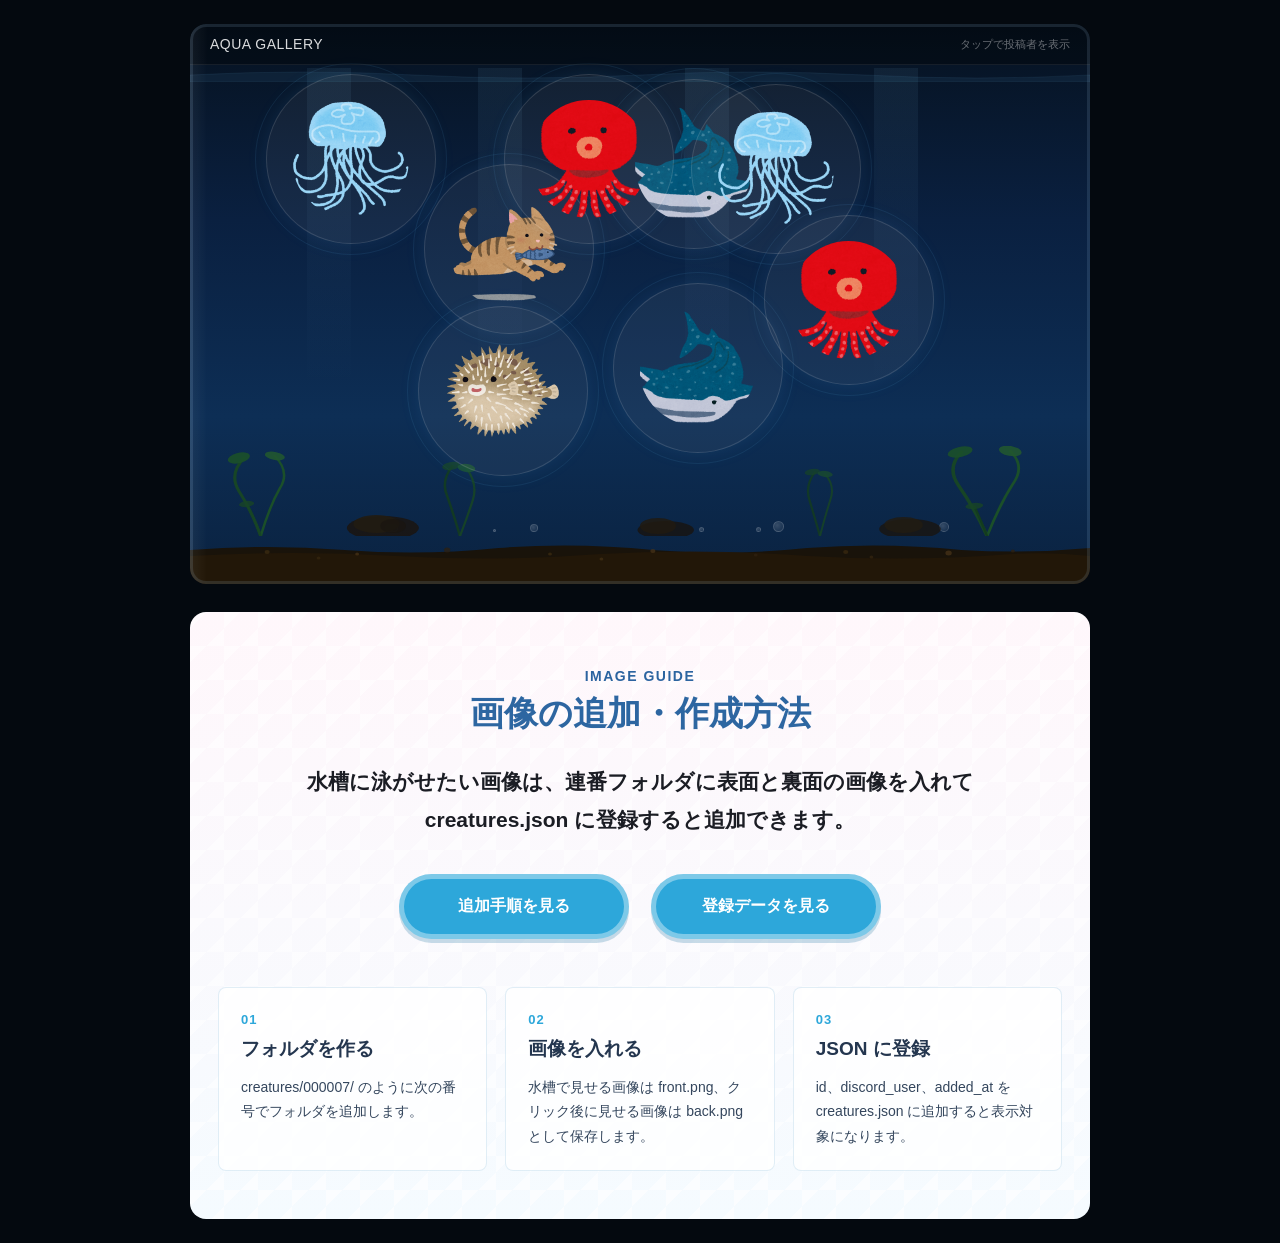
<file: index.html>
<!DOCTYPE html>
<html lang="ja">
<head>
  <meta charset="UTF-8" />
  <meta name="viewport" content="width=device-width, initial-scale=1.0" />
  <title>AQUA GALLERY</title>

  <!-- スタイルシート -->
  <link rel="stylesheet" href="./css/base.css" />
  <link rel="stylesheet" href="./css/tank.css" />
  <link rel="stylesheet" href="./css/card.css" />
  <link rel="stylesheet" href="./css/guide.css" />
</head>
<body>

  <!-- 水槽本体 -->
  <div id="tank">

    <!-- ヘッダー -->
    <div id="tank-header">
      <span class="site-title">AQUA GALLERY</span>
      <span class="hint-text">タップで投稿者を表示</span>
    </div>

    <!-- 光の筋 -->
    <div class="ray" style="left:13%; --ra:-6deg; --ro:1;    animation-duration:7s;"></div>
    <div class="ray" style="left:32%; --ra:2deg;  --ro:0.65; animation-duration:9s;  animation-delay:-3s;"></div>
    <div class="ray" style="left:55%; --ra:-3deg; --ro:0.8;  animation-duration:8s;  animation-delay:-1.5s;"></div>
    <div class="ray" style="left:76%; --ra:4deg;  --ro:0.55; animation-duration:11s; animation-delay:-5s;"></div>

    <!-- 水面 -->
    <div id="surface">
      <svg width="100%" height="14" viewBox="0 0 700 14" preserveAspectRatio="none">
        <path
          d="M0 7 Q87 1 175 7 Q262 13 350 7 Q437 1 525 7 Q612 13 700 7 L700 14 L0 14Z"
          fill="rgba(100,190,255,0.07)"
          stroke="rgba(140,210,255,0.12)"
          stroke-width="0.5"
        />
      </svg>
    </div>

    <!-- ローディング / エラー表示 -->
    <div id="loading">読み込み中...</div>
    <div id="error" class="hidden">データの読み込みに失敗しました</div>

    <!-- 底砂 -->
    <svg id="sand" width="100%" height="52" viewBox="0 0 700 52" preserveAspectRatio="none">
      <path d="M0 18 Q60 12 120 18 Q180 24 240 16 Q300 10 360 18 Q420 24 480 16 Q540 10 600 18 Q650 22 700 16 L700 52 L0 52Z"
        fill="#1a1208" opacity="0.95"/>
      <path d="M0 24 Q80 18 160 24 Q240 30 320 22 Q400 16 480 24 Q560 30 640 22 Q670 20 700 24 L700 52 L0 52Z"
        fill="#241808" opacity="0.9"/>
      <circle cx="60"  cy="20" r="2"   fill="#3a2a10" opacity="0.8"/>
      <circle cx="130" cy="22" r="1.5" fill="#4a3518" opacity="0.7"/>
      <circle cx="200" cy="18" r="2.5" fill="#2e2010" opacity="0.75"/>
      <circle cx="280" cy="22" r="1.5" fill="#3a2a10" opacity="0.8"/>
      <circle cx="360" cy="19" r="2"   fill="#4a3518" opacity="0.7"/>
      <circle cx="440" cy="23" r="1.5" fill="#2e2010" opacity="0.8"/>
      <circle cx="510" cy="20" r="2"   fill="#3a2a10" opacity="0.75"/>
      <circle cx="590" cy="21" r="2.5" fill="#4a3518" opacity="0.7"/>
      <circle cx="640" cy="19" r="1.5" fill="#2e2010" opacity="0.8"/>
      <circle cx="100" cy="26" r="1.5" fill="#3a2a10" opacity="0.6"/>
      <circle cx="320" cy="27" r="1.5" fill="#4a3518" opacity="0.6"/>
      <circle cx="530" cy="25" r="1.5" fill="#3a2a10" opacity="0.6"/>
    </svg>

    <!-- 水草・岩 -->
    <svg id="plants" height="90" viewBox="0 0 700 90" preserveAspectRatio="none">
      <!-- 左の水草 -->
      <g opacity="0.85">
        <path d="M55 90 Q48 65 38 45 Q30 28 42 12" fill="none" stroke="#1a4a20" stroke-width="2.5" stroke-linecap="round"/>
        <path d="M55 90 Q62 60 70 42 Q78 26 66 10" fill="none" stroke="#1e5624" stroke-width="2"   stroke-linecap="round"/>
        <path d="M55 90 Q50 72 44 58"               fill="none" stroke="#1a4a20" stroke-width="1.8" stroke-linecap="round"/>
        <ellipse cx="38" cy="12" rx="9" ry="5" fill="#1e5624" transform="rotate(-20,38,12)" opacity="0.9"/>
        <ellipse cx="66" cy="10" rx="8" ry="4" fill="#265e2a" transform="rotate(15,66,10)"  opacity="0.9"/>
        <ellipse cx="44" cy="58" rx="6" ry="3" fill="#1a4a20" transform="rotate(-10,44,58)" opacity="0.8"/>
      </g>
      <!-- 中央左の水草 -->
      <g opacity="0.75">
        <path d="M210 90 Q205 68 200 50 Q195 35 204 20" fill="none" stroke="#154018" stroke-width="2"   stroke-linecap="round"/>
        <path d="M210 90 Q216 70 220 54 Q224 38 215 22" fill="none" stroke="#1a4a1e" stroke-width="1.8" stroke-linecap="round"/>
        <ellipse cx="203" cy="20" rx="7" ry="4" fill="#1a4a1e" transform="rotate(-15,203,20)" opacity="0.85"/>
        <ellipse cx="215" cy="22" rx="7" ry="4" fill="#206028" transform="rotate(12,215,22)"  opacity="0.85"/>
      </g>
      <!-- 右の水草 -->
      <g opacity="0.85">
        <path d="M620 90 Q610 62 598 40 Q588 22 600 6" fill="none" stroke="#1a4a20" stroke-width="2.8" stroke-linecap="round"/>
        <path d="M620 90 Q630 58 640 38 Q650 20 638 5" fill="none" stroke="#1e5624" stroke-width="2.2" stroke-linecap="round"/>
        <path d="M620 90 Q615 74 610 60"               fill="none" stroke="#154018" stroke-width="1.8" stroke-linecap="round"/>
        <ellipse cx="599" cy="6"  rx="10" ry="5" fill="#1e5624" transform="rotate(-18,599,6)"  opacity="0.9"/>
        <ellipse cx="638" cy="5"  rx="9"  ry="5" fill="#265e2a" transform="rotate(14,638,5)"   opacity="0.9"/>
        <ellipse cx="610" cy="60" rx="7"  ry="3" fill="#1a4a20" transform="rotate(-8,610,60)"  opacity="0.8"/>
      </g>
      <!-- 右寄りの細い草 -->
      <g opacity="0.7">
        <path d="M490 90 Q486 72 482 55 Q478 40 486 26" fill="none" stroke="#154018" stroke-width="1.8" stroke-linecap="round"/>
        <path d="M490 90 Q494 70 498 54 Q502 40 494 28" fill="none" stroke="#1a4a1e" stroke-width="1.6" stroke-linecap="round"/>
        <ellipse cx="484" cy="26" rx="6" ry="3" fill="#1a4a1e" transform="rotate(-12,484,26)" opacity="0.85"/>
        <ellipse cx="494" cy="28" rx="6" ry="3" fill="#1e5624" transform="rotate(10,494,28)"  opacity="0.85"/>
      </g>
      <!-- 岩 -->
      <ellipse cx="150" cy="82" rx="28" ry="12" fill="#1a1510" opacity="0.85"/>
      <ellipse cx="145" cy="78" rx="18" ry="9"  fill="#221c12" opacity="0.9"/>
      <ellipse cx="158" cy="80" rx="10" ry="7"  fill="#1a1510" opacity="0.75"/>
      <ellipse cx="370" cy="84" rx="22" ry="9"  fill="#181310" opacity="0.8"/>
      <ellipse cx="364" cy="80" rx="14" ry="8"  fill="#201a11" opacity="0.85"/>
      <ellipse cx="560" cy="83" rx="24" ry="10" fill="#1a1510" opacity="0.8"/>
      <ellipse cx="555" cy="79" rx="15" ry="8"  fill="#221c12" opacity="0.85"/>
    </svg>

  </div><!-- /#tank -->

  <section class="image-guide" aria-labelledby="image-guide-title">
    <div class="guide-shell">
      <p class="guide-label">IMAGE GUIDE</p>
      <h1 id="image-guide-title">画像の追加・作成方法</h1>
      <p class="guide-lead">
        水槽に泳がせたい画像は、連番フォルダに表面と裏面の画像を入れて
        creatures.json に登録すると追加できます。
      </p>

      <div class="guide-actions" aria-label="参考リンク">
        <a class="guide-button" href="./guide.html">追加手順を見る</a>
        <a class="guide-button" href="./catalog.html">登録データを見る</a>
      </div>

      <div class="guide-grid">
        <article class="guide-card">
          <span class="guide-step">01</span>
          <h2>フォルダを作る</h2>
          <p>creatures/000007/ のように次の番号でフォルダを追加します。</p>
        </article>
        <article class="guide-card">
          <span class="guide-step">02</span>
          <h2>画像を入れる</h2>
          <p>水槽で見せる画像は front.png、クリック後に見せる画像は back.png として保存します。</p>
        </article>
        <article class="guide-card">
          <span class="guide-step">03</span>
          <h2>JSON に登録</h2>
          <p>id、discord_user、added_at を creatures.json に追加すると表示対象になります。</p>
        </article>
      </div>
    </div>
  </section>

  <!-- JS：設定 → データ → カード → アニメーションの順に読み込む -->
  <script src="./js/config.js"></script>
  <script src="./js/loader.js"></script>
  <script src="./js/card.js"></script>
  <script src="./js/tank.js"></script>
  <script>
    (async () => {
      const tank    = document.getElementById('tank');
      const loading = document.getElementById('loading');
      const error   = document.getElementById('error');

      try {
        // データ読み込み
        const catalog = await loadCreatureCatalog();
        const creatures = createSwimmingCreatures(catalog.slice(0, CONFIG.DISPLAY_LIMIT));

        // ローディング非表示
        loading.classList.add('hidden');

        // カード生成 → アニメーション開始
        const cards = createAllCards(creatures, tank);
        initTank(cards, tank);

      } catch (e) {
        console.error(e);
        loading.classList.add('hidden');
        error.classList.remove('hidden');
      }
    })();
  </script>

</body>
</html>
</file>
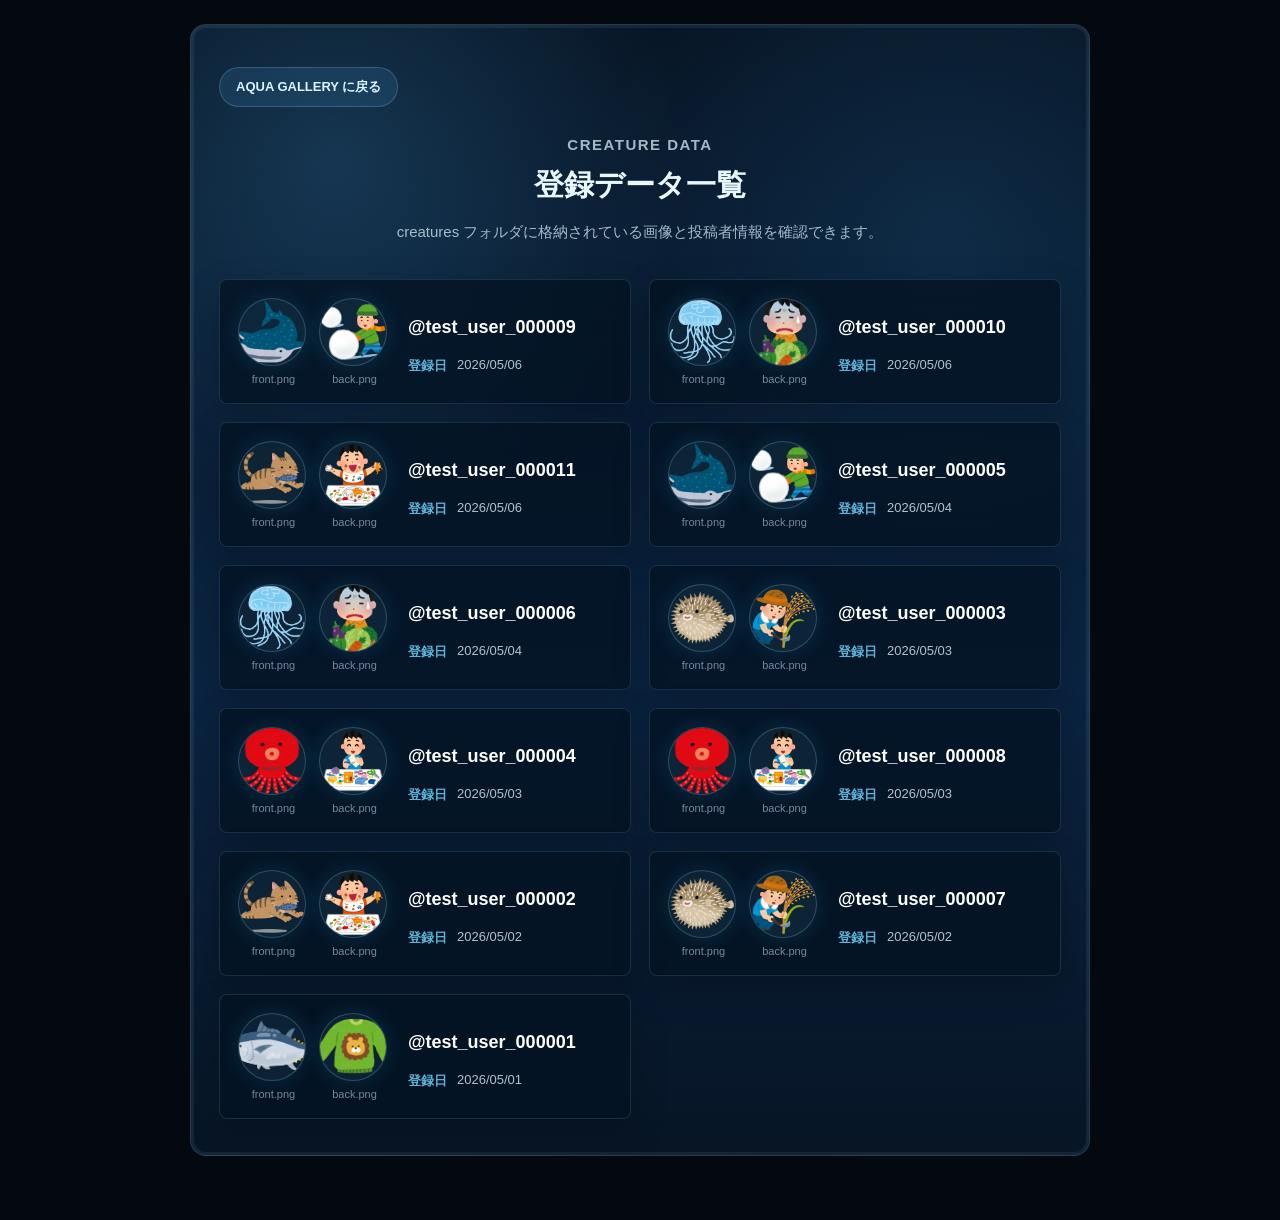
<file: catalog.html>
<!DOCTYPE html>
<html lang="ja">
<head>
  <meta charset="UTF-8" />
  <meta name="viewport" content="width=device-width, initial-scale=1.0" />
  <title>登録データ一覧 | AQUA GALLERY</title>

  <link rel="stylesheet" href="./css/base.css" />
  <link rel="stylesheet" href="./css/guide.css" />
</head>
<body class="catalog-page">

  <main class="catalog-page-main">
    <section id="creature-catalog" class="creature-catalog" aria-labelledby="creature-catalog-title">
      <div class="catalog-shell">
        <a class="catalog-back-link" href="./index.html">AQUA GALLERY に戻る</a>
        <div class="catalog-heading">
          <p class="catalog-label">CREATURE DATA</p>
          <h1 id="creature-catalog-title">登録データ一覧</h1>
          <p>creatures フォルダに格納されている画像と投稿者情報を確認できます。</p>
        </div>
        <div id="catalog-list" class="catalog-list" aria-live="polite">
          <p class="catalog-loading">登録データを読み込み中...</p>
        </div>
      </div>
    </section>
  </main>

  <script src="./js/config.js"></script>
  <script src="./js/loader.js"></script>
  <script src="./js/catalog.js"></script>
  <script>
    (async () => {
      const list = document.getElementById('catalog-list');

      try {
        const catalog = await loadCreatureCatalog();
        renderCreatureCatalog(catalog, list);
      } catch (e) {
        console.error(e);
        list.replaceChildren();
        const error = document.createElement('p');
        error.className = 'catalog-loading';
        error.textContent = '登録データの読み込みに失敗しました';
        list.appendChild(error);
      }
    })();
  </script>

</body>
</html>
</file>
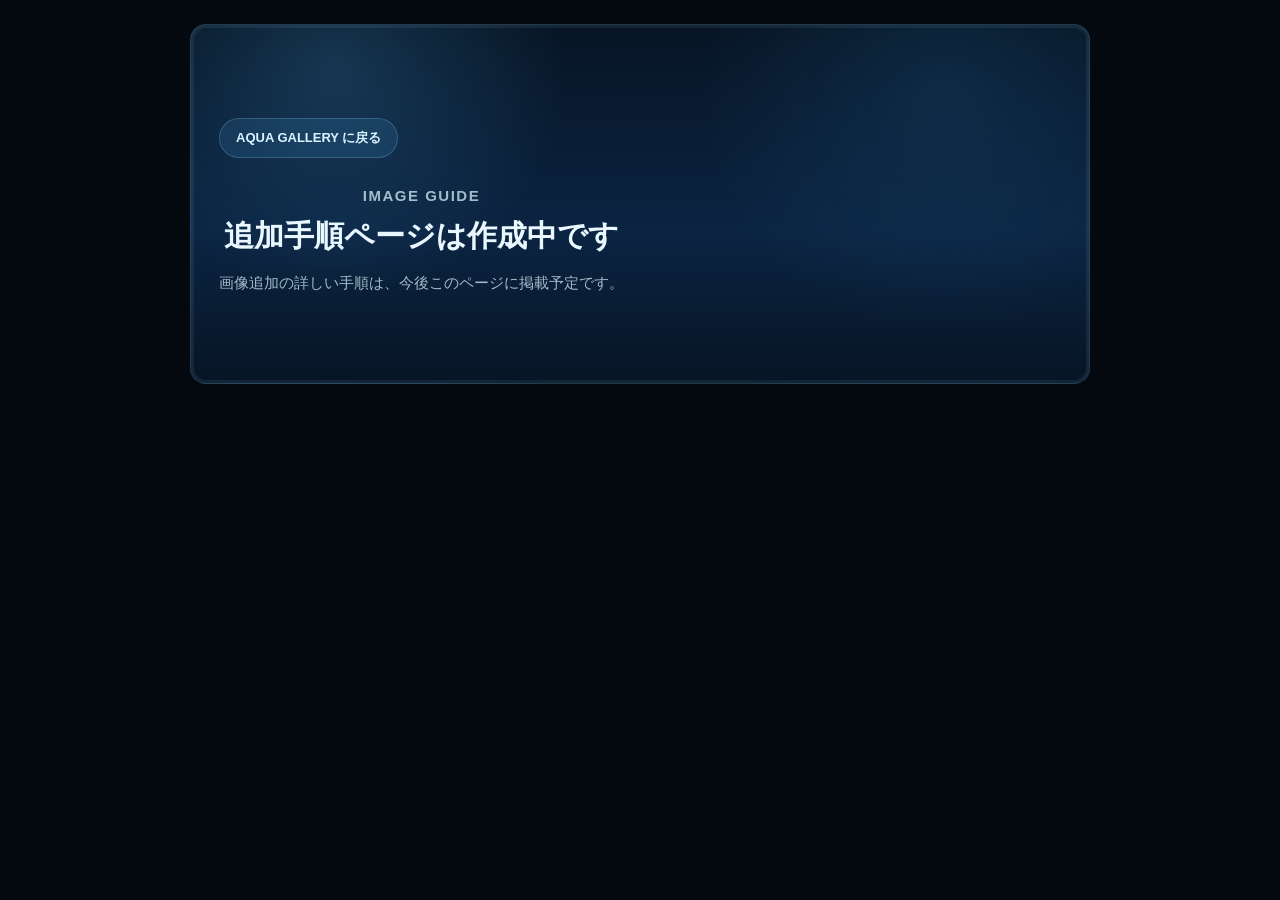
<file: guide.html>
<!DOCTYPE html>
<html lang="ja">
<head>
  <meta charset="UTF-8" />
  <meta name="viewport" content="width=device-width, initial-scale=1.0" />
  <title>追加手順 | AQUA GALLERY</title>

  <link rel="stylesheet" href="./css/base.css" />
  <link rel="stylesheet" href="./css/guide.css" />
</head>
<body class="catalog-page">

  <main class="catalog-page-main">
    <section class="creature-catalog guide-placeholder" aria-labelledby="guide-placeholder-title">
      <div class="catalog-shell">
        <a class="catalog-back-link" href="./index.html">AQUA GALLERY に戻る</a>
        <div class="catalog-heading">
          <p class="catalog-label">IMAGE GUIDE</p>
          <h1 id="guide-placeholder-title">追加手順ページは作成中です</h1>
          <p>画像追加の詳しい手順は、今後このページに掲載予定です。</p>
        </div>
      </div>
    </section>
  </main>

</body>
</html>
</file>
<file: css/base.css>
/*
 * base.css
 * リセットと共通のベーススタイルを定義します。
 */

*, *::before, *::after {
  box-sizing: border-box;
  margin: 0;
  padding: 0;
}

html, body {
  min-height: 100%;
}

body {
  font-family: -apple-system, BlinkMacSystemFont, 'Segoe UI', sans-serif;
  background: #04090f;
  color: #fff;
  width: 100%;
  min-height: 100vh;
  display: flex;
  flex-direction: column;
  align-items: center;
  justify-content: flex-start;
  padding: 24px 16px;
  overflow-x: hidden;
}

/* ローディング表示 */
#loading {
  position: absolute;
  inset: 0;
  display: flex;
  align-items: center;
  justify-content: center;
  font-size: 13px;
  color: rgba(255, 255, 255, 0.35);
  z-index: 50;
  pointer-events: none;
}

#loading.hidden {
  display: none;
}

/* エラー表示 */
#error {
  position: absolute;
  inset: 0;
  display: flex;
  align-items: center;
  justify-content: center;
  font-size: 13px;
  color: rgba(255, 100, 100, 0.7);
  z-index: 50;
  pointer-events: none;
}

#error.hidden {
  display: none;
}
</file>
<file: css/tank.css>
/*
 * tank.css
 * 水槽本体・背景・光の筋・水面・気泡・砂利・水草のスタイルを定義します。
 */

/* ── 水槽コンテナ ─────────────────────────────────── */
#tank {
  width: min(100%, 900px);
  max-width: calc(100vw - 32px);
  height: 560px;
  min-height: 560px;
  flex: 0 0 auto;
  background: linear-gradient(
    180deg,
    #061220 0%,
    #0a2040 35%,
    #0d2e55 70%,
    #0a2240 100%
  );
  border-radius: 16px;
  position: relative;
  overflow: hidden;
}

@media (max-width: 720px) {
  #tank {
    height: min(110vw, 68vh, 480px);
    height: min(110vw, 68svh, 480px);
    min-height: 340px;
  }
}

/* ガラス枠 */
#tank::before {
  content: '';
  position: absolute;
  inset: 0;
  border-radius: 16px;
  border: 3px solid rgba(180, 220, 255, 0.12);
  pointer-events: none;
  z-index: 30;
}

/* ガラス左端の反射 */
#tank::after {
  content: '';
  position: absolute;
  top: 0;
  left: 0;
  width: 18px;
  height: 100%;
  background: linear-gradient(90deg, rgba(255, 255, 255, 0.06) 0%, transparent 100%);
  border-radius: 16px 0 0 16px;
  pointer-events: none;
  z-index: 30;
}

/* ── ヘッダー ────────────────────────────────────── */
#tank-header {
  position: absolute;
  top: 0;
  left: 0;
  right: 0;
  padding: 12px 20px;
  display: flex;
  align-items: center;
  justify-content: space-between;
  background: rgba(0, 0, 0, 0.35);
  border-bottom: 0.5px solid rgba(255, 255, 255, 0.07);
  z-index: 20;
}

.site-title {
  font-size: 14px;
  font-weight: 500;
  color: rgba(255, 255, 255, 0.85);
  letter-spacing: 0.5px;
}

.hint-text {
  font-size: 11px;
  color: rgba(255, 255, 255, 0.4);
}

/* ── 光の筋 ──────────────────────────────────────── */
.ray {
  position: absolute;
  top: 44px;
  width: 44px;
  height: 320px;
  background: linear-gradient(180deg, rgba(140, 210, 255, 0.07) 0%, transparent 100%);
  transform-origin: top center;
  pointer-events: none;
  animation: rayWave ease-in-out infinite;
}

@keyframes rayWave {
  0%, 100% {
    transform: rotate(var(--ra)) skewX(0deg);
    opacity: var(--ro);
  }
  50% {
    transform: rotate(calc(var(--ra) + 2deg)) skewX(1deg);
    opacity: calc(var(--ro) * 0.6);
  }
}

/* ── 水面 ────────────────────────────────────────── */
#surface {
  position: absolute;
  top: 44px;
  left: 0;
  right: 0;
  height: 14px;
  overflow: hidden;
  pointer-events: none;
  z-index: 8;
}

/* ── 気泡 ────────────────────────────────────────── */
.bubble {
  position: absolute;
  border-radius: 50%;
  background: radial-gradient(
    circle at 35% 35%,
    rgba(255, 255, 255, 0.18),
    rgba(255, 255, 255, 0.03)
  );
  border: 0.5px solid rgba(255, 255, 255, 0.15);
  animation: bubbleRise linear infinite;
  pointer-events: none;
}

@keyframes bubbleRise {
  0%   { transform: translateX(0px)  translateY(0);      opacity: 0.7; }
  25%  { transform: translateX(5px)  translateY(-130px); }
  50%  { transform: translateX(-4px) translateY(-270px); opacity: 0.5; }
  75%  { transform: translateX(6px)  translateY(-400px); }
  100% { transform: translateX(-3px) translateY(-520px); opacity: 0;   }
}

/* ── 砂利レイヤー ─────────────────────────────────── */
#sand {
  position: absolute;
  bottom: 0;
  left: 0;
  right: 0;
  height: 52px;
  pointer-events: none;
  z-index: 6;
}

/* ── 水草・岩レイヤー ────────────────────────────── */
#plants {
  position: absolute;
  bottom: 48px;
  left: 0;
  right: 0;
  width: 100%;
  pointer-events: none;
  z-index: 7;
}
</file>
<file: css/card.css>
/*
 * card.css
 * 生き物カード（表裏フリップ）のスタイルを定義します。
 */

/* ── カードラッパー（位置はJS側でセット） ─────────── */
.card-wrap {
  position: absolute;
  cursor: pointer;
  z-index: 10;
  perspective: 600px;
}

/* ── カード本体（3D回転する） ──────────────────────── */
.card-inner {
  width: 100%;
  height: 100%;
  position: relative;
  transform-style: preserve-3d;
  transition: transform 0.7s cubic-bezier(0.4, 0, 0.2, 1);
  border-radius: 50%;
}

/* フリップ時に180度回転 */
.card-wrap.flipped .card-inner {
  transform: rotateY(180deg);
}

/* ── 表・裏 共通 ────────────────────────────────────── */
.card-face {
  position: absolute;
  inset: 0;
  border-radius: 50%;
  backface-visibility: hidden;
  -webkit-backface-visibility: hidden;
  display: flex;
  align-items: center;
  justify-content: center;
  overflow: hidden;
  border: 1.5px solid rgba(255, 255, 255, 0.13);
}

/* ── 表面 ───────────────────────────────────────────── */
.card-front {
  background: rgba(255, 255, 255, 0.05);
  box-shadow: 0 0 20px rgba(80, 180, 255, 0.1);
}

.card-wrap:hover .card-front {
  border-color: rgba(120, 220, 255, 0.4);
  box-shadow: 0 0 30px rgba(80, 180, 255, 0.28);
}

/* ── 裏面 ───────────────────────────────────────────── */
.card-back {
  background: rgba(8, 22, 48, 0.92);
  border-color: rgba(100, 200, 255, 0.3);
  box-shadow: 0 0 24px rgba(80, 180, 255, 0.2);
  transform: rotateY(180deg);
  flex-direction: column;
  gap: 6px;
  padding: 10px;
}

/* ── 画像（表・裏共通）サイズはJS側でCONFIGから設定 ── */
.card-img {
  object-fit: cover;
  display: block;
  border-radius: 50%;
  flex-shrink: 0;
}

/* ── 画像読み込み失敗時のフォールバック ─────────────── */
.card-fallback {
  font-size: 32px;
  line-height: 1;
  user-select: none;
}

/* ── 裏面：ユーザーアバター（back.jpg 失敗時） ──────── */
.user-avatar {
  width: 38px;
  height: 38px;
  border-radius: 50%;
  background: rgba(80, 160, 255, 0.2);
  border: 1px solid rgba(100, 200, 255, 0.35);
  display: flex;
  align-items: center;
  justify-content: center;
  font-size: 13px;
  font-weight: 500;
  color: rgba(160, 220, 255, 0.95);
  flex-shrink: 0;
}

/* ── 裏面：ユーザー名 ───────────────────────────────── */
.user-name {
  font-size: 10px;
  color: rgba(180, 230, 255, 0.85);
  font-weight: 500;
  text-align: center;
  line-height: 1.3;
  word-break: break-all;
  max-width: 100%;
}

/* ── グロウリング ───────────────────────────────────── */
.glow-ring {
  position: absolute;
  border-radius: 50%;
  border: 0.5px solid rgba(100, 200, 255, 0.09);
  pointer-events: none;
  animation: glowPulse 6s ease-in-out infinite;
}

@keyframes glowPulse {
  0%, 100% { transform: scale(1);    opacity: 0.35; }
  50%       { transform: scale(1.12); opacity: 0.07; }
}
</file>
<file: css/guide.css>
/*
 * guide.css
 * 画像追加・作成方法セクション
 */

.image-guide {
  width: min(100%, 900px);
  max-width: calc(100vw - 32px);
  margin-top: 28px;
  color: #17243a;
  background:
    linear-gradient(135deg, rgba(255, 255, 255, 0.56) 25%, transparent 25%) 0 0 / 34px 34px,
    linear-gradient(135deg, transparent 75%, rgba(255, 255, 255, 0.56) 75%) 0 0 / 34px 34px,
    linear-gradient(180deg, #fff7fb 0%, #f5fbff 100%);
  border-radius: 16px;
  overflow: hidden;
}

.guide-shell {
  width: 100%;
  margin: 0 auto;
  padding: 56px 28px 48px;
  text-align: center;
}

.guide-label {
  color: #2c64a0;
  font-size: 14px;
  font-weight: 800;
  letter-spacing: 1.5px;
}

.image-guide h1 {
  margin-top: 8px;
  color: #2d66a1;
  font-size: 34px;
  line-height: 1.25;
}

.guide-lead {
  max-width: 760px;
  margin: 28px auto 0;
  color: #1b1d24;
  font-size: 21px;
  font-weight: 700;
  line-height: 1.85;
}

.guide-actions {
  display: flex;
  justify-content: center;
  gap: 22px;
  margin-top: 34px;
  flex-wrap: wrap;
}

.guide-button {
  min-width: 230px;
  padding: 17px 28px;
  color: #fff;
  background: #2da7da;
  border: 5px solid rgba(255, 255, 255, 0.38);
  border-radius: 999px;
  box-shadow: 0 4px 0 rgba(32, 112, 160, 0.24);
  font-weight: 800;
  text-decoration: none;
}

.guide-button:hover {
  background: #248fc7;
}

.guide-button:focus-visible {
  outline: 3px solid rgba(35, 135, 210, 0.35);
  outline-offset: 4px;
}

.guide-grid {
  display: grid;
  grid-template-columns: repeat(3, minmax(0, 1fr));
  gap: 18px;
  margin-top: 48px;
  text-align: left;
}

.guide-card {
  min-height: 180px;
  padding: 22px;
  background: rgba(255, 255, 255, 0.78);
  border: 1px solid rgba(70, 150, 200, 0.16);
  border-radius: 8px;
}

.guide-step {
  color: #2da7da;
  font-size: 13px;
  font-weight: 900;
  letter-spacing: 1px;
}

.guide-card h2 {
  margin-top: 8px;
  color: #24364f;
  font-size: 19px;
  line-height: 1.4;
}

.guide-card p {
  margin-top: 12px;
  color: #34465d;
  font-size: 14px;
  line-height: 1.75;
}

@media (max-width: 720px) {
  .guide-shell {
    padding: 42px 18px 36px;
  }

  .image-guide h1 {
    font-size: 28px;
  }

  .guide-lead {
    font-size: 18px;
  }

  .guide-button {
    width: 100%;
    min-width: 0;
  }

  .guide-grid {
    grid-template-columns: 1fr;
  }
}

.creature-catalog {
  width: min(100%, 900px);
  max-width: calc(100vw - 32px);
  margin-top: 28px;
  margin-bottom: 40px;
  color: #e9f7ff;
  background:
    radial-gradient(circle at 16% 12%, rgba(85, 190, 255, 0.18), transparent 28%),
    radial-gradient(circle at 84% 18%, rgba(53, 145, 210, 0.14), transparent 30%),
    linear-gradient(180deg, #071525 0%, #0b2442 58%, #071525 100%);
  border: 1px solid rgba(160, 220, 255, 0.18);
  border-radius: 16px;
  box-shadow: inset 0 0 0 3px rgba(180, 220, 255, 0.08);
  overflow: hidden;
}

.catalog-page {
  justify-content: flex-start;
}

.catalog-page-main {
  width: 100%;
  display: flex;
  justify-content: center;
}

.catalog-page .creature-catalog {
  margin-top: 0;
}

.guide-placeholder {
  min-height: 360px;
  display: flex;
  align-items: center;
}

.catalog-shell {
  padding: 42px 28px 36px;
}

.catalog-back-link {
  display: inline-flex;
  align-items: center;
  min-height: 40px;
  padding: 0 16px;
  color: #d9f4ff;
  background: rgba(80, 180, 255, 0.12);
  border: 1px solid rgba(145, 215, 255, 0.22);
  border-radius: 999px;
  font-size: 13px;
  font-weight: 800;
  text-decoration: none;
}

.catalog-back-link:hover {
  background: rgba(80, 180, 255, 0.2);
}

.catalog-back-link:focus-visible {
  outline: 3px solid rgba(117, 214, 255, 0.35);
  outline-offset: 3px;
}

.catalog-heading {
  margin-top: 24px;
  text-align: center;
}

.catalog-label {
  color: #75d6ff;
  font-size: 13px;
  font-weight: 800;
  letter-spacing: 1.5px;
}

.catalog-heading h1,
.catalog-heading h2 {
  margin-top: 8px;
  font-size: 30px;
  line-height: 1.25;
}

.catalog-heading p {
  max-width: 620px;
  margin: 14px auto 0;
  color: rgba(220, 245, 255, 0.72);
  font-size: 15px;
  line-height: 1.8;
}

.catalog-list {
  display: grid;
  grid-template-columns: repeat(2, minmax(0, 1fr));
  gap: 18px;
  margin-top: 34px;
}

.catalog-loading {
  grid-column: 1 / -1;
  margin: 0;
  padding: 34px 18px;
  color: rgba(220, 245, 255, 0.72);
  text-align: center;
}

.catalog-card {
  display: grid;
  grid-template-columns: 152px minmax(0, 1fr);
  gap: 18px;
  padding: 18px;
  background: rgba(3, 18, 34, 0.78);
  border: 1px solid rgba(145, 215, 255, 0.14);
  border-radius: 8px;
  box-shadow: 0 14px 36px rgba(0, 0, 0, 0.22);
}

.catalog-images {
  display: grid;
  grid-template-columns: repeat(2, minmax(0, 1fr));
  gap: 10px;
  align-content: start;
}

.catalog-image-frame {
  min-width: 0;
}

.catalog-image-frame img,
.catalog-image-missing {
  width: 68px;
  height: 68px;
  display: block;
  border-radius: 50%;
  background: rgba(130, 210, 255, 0.08);
  border: 1px solid rgba(160, 230, 255, 0.22);
  box-shadow: 0 0 22px rgba(70, 190, 255, 0.14);
}

.catalog-image-frame img {
  object-fit: cover;
}

.catalog-image-missing {
  display: flex;
  align-items: center;
  justify-content: center;
  background:
    linear-gradient(135deg, rgba(255, 255, 255, 0.1), transparent),
    rgba(130, 210, 255, 0.08);
  color: rgba(225, 245, 255, 0.68);
  font-size: 10px;
  font-weight: 700;
  text-align: center;
}

.catalog-image-frame figcaption {
  margin-top: 7px;
  color: rgba(210, 240, 255, 0.54);
  font-size: 11px;
  text-align: center;
}

.catalog-card-body {
  min-width: 0;
  align-self: center;
}

.catalog-id {
  color: #75d6ff;
  font-size: 12px;
  font-weight: 800;
  letter-spacing: 0.8px;
}

.catalog-card h3 {
  margin-top: 8px;
  color: #fff;
  font-size: 18px;
  line-height: 1.35;
  overflow-wrap: anywhere;
}

.catalog-meta {
  display: grid;
  grid-template-columns: auto minmax(0, 1fr);
  gap: 8px 10px;
  margin-top: 18px;
  color: rgba(230, 248, 255, 0.76);
  font-size: 13px;
}

.catalog-meta dt {
  color: rgba(117, 214, 255, 0.82);
  font-weight: 700;
}

.catalog-meta dd {
  margin: 0;
}

@media (max-width: 840px) {
  .catalog-list {
    grid-template-columns: 1fr;
  }
}

@media (max-width: 520px) {
  .catalog-shell {
    padding: 34px 18px 28px;
  }

  .catalog-heading h1,
  .catalog-heading h2 {
    font-size: 26px;
  }

  .catalog-card {
    grid-template-columns: 1fr;
  }

  .catalog-images {
    grid-template-columns: repeat(2, 76px);
    justify-content: center;
  }

  .catalog-card-body {
    text-align: center;
  }

  .catalog-meta {
    grid-template-columns: auto auto;
    gap: 8px 12px;
    justify-content: center;
  }
}
</file>
